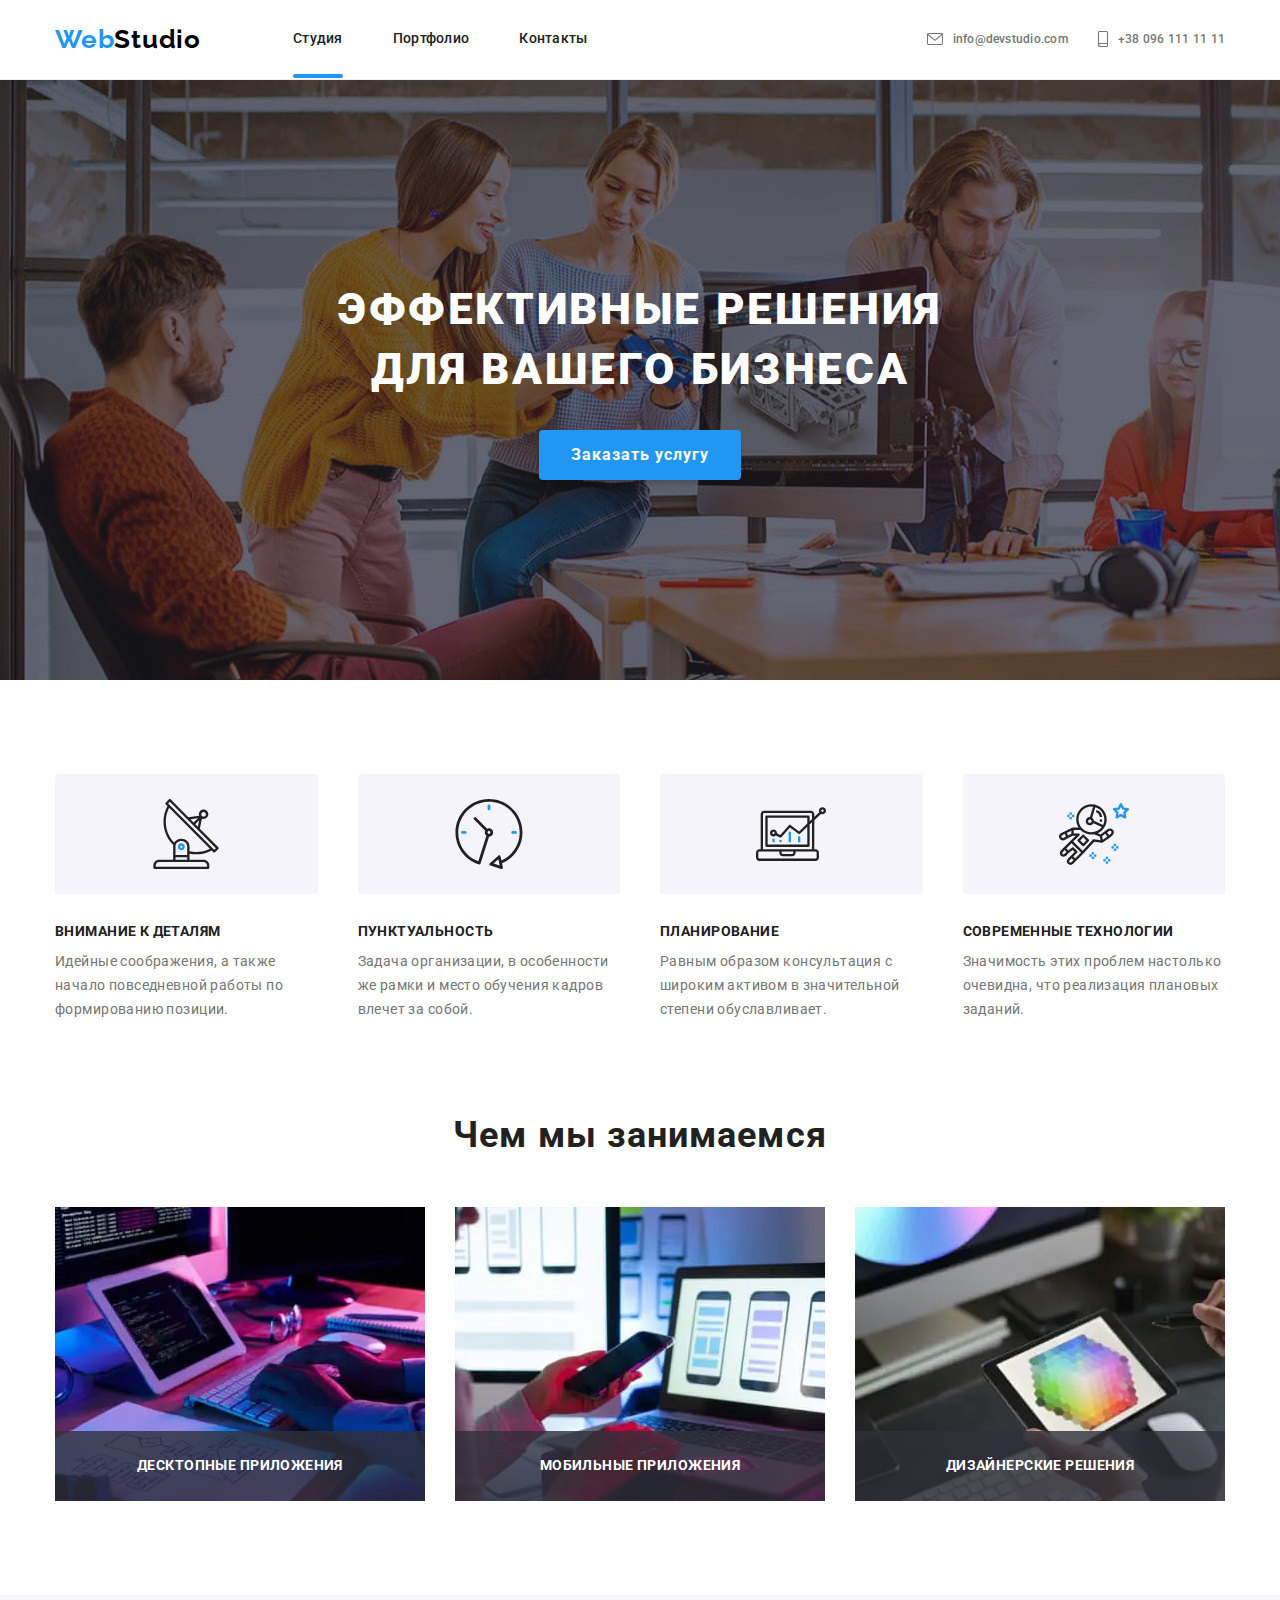
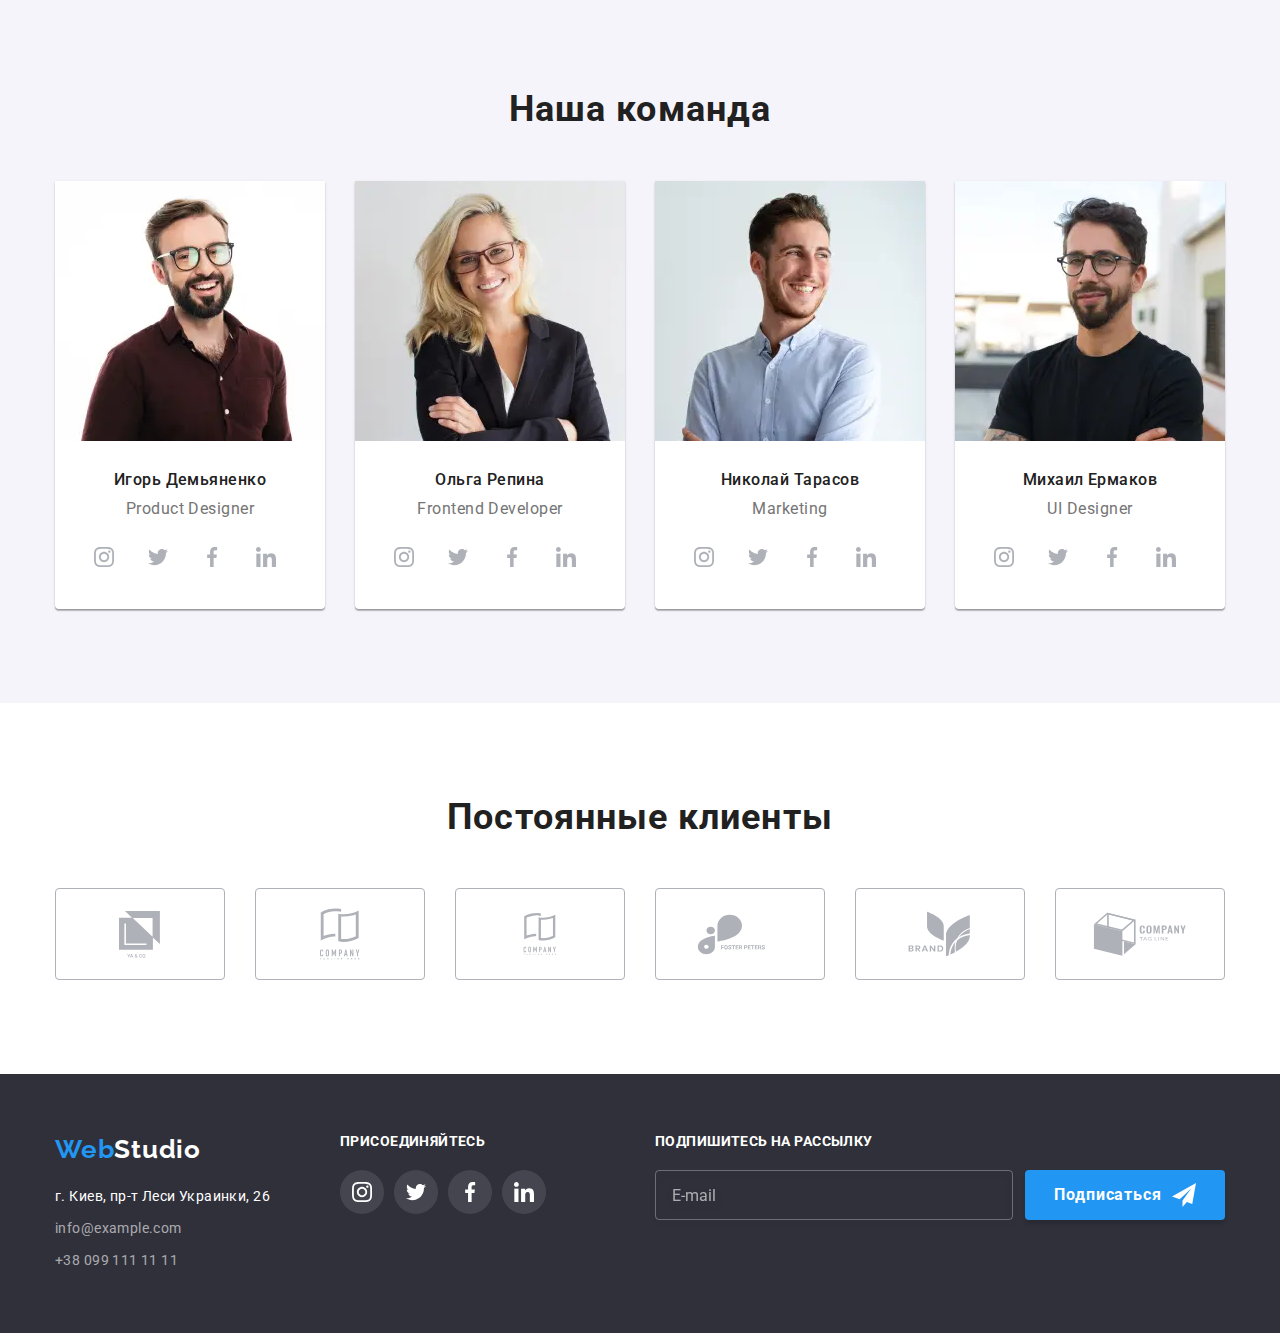
<file: index.html>
<!DOCTYPE html>
<html lang="ru">
  <head>
    <link
      rel="stylesheet"
      href="https://cdnjs.cloudflare.com/ajax/libs/modern-normalize/1.0.0/modern-normalize.min.css"
    />
    <meta charset="UTF-8" />
    <meta http-equiv="X-UA-Compatible" content="IE=edge" />
    <meta name="viewport" content="width=device-width, initial-scale=1.0" />
    <title>WebStudio</title>

    <link rel="preconnect" href="https://fonts.gstatic.com" />
    <link
      href="https://fonts.googleapis.com/css2?family=Raleway:wght@700&family=Roboto:wght@400;500;700;900&display=swap"
      rel="stylesheet"
    />
    <link rel="stylesheet" href="./css/main.min.css" />
    
  </head>

  <body>
    <!--header-->
    <header class="header">
      <div class="header-container container">
        <nav class="main-navigation">
          <a class="logo logo__header link" href="./"
            ><span class="logo_color-one">Web</span
            ><span class="logo_color-two">Studio</span></a
          >

          <ul class="menu list">
            <li class="menu__item">
              <a class="menu__link link current" href="./">Студия</a>
            </li>
            <li class="menu__item">
              <a class="menu__link link" href="./portfolio.html">Портфолио</a>
            </li>
            <li class="menu__item">
              <a class="menu__link link" href="">Контакты</a>
            </li>
          </ul>
        </nav>
        <button class="burger-button" type="button" data-menu-open>
          <svg class="burger-button__icon" width="24px" height="16px">
            <use href="./images/icons.svg#burger-menu"></use>
          </svg>
        </button>
        <ul class="header-contact list">
          <li class="header-contact__item">
            <a
              class="header-contact__link link"
              href="mailto:info@devstudio.com"
            >
              <svg class="header-contact__mail-icon">
                <use href="./images/icons.svg#mail"></use>
              </svg>
              info@devstudio.com</a
            >
          </li>
          <li class="header-contact__item">
            <a class="header-contact__link link" href="tel:+380961111111">
              <svg class="header-contact__phone-icon">
                <use href="./images/icons.svg#smartphone"></use>
              </svg>
              +38 096 111 11 11</a
            >
          </li>
        </ul>
      </div>
      <div class="mobile-menu" data-menu>
        <div class="mobile-menu__container container">
          <button class="mobile-menu__close-button" type="button" data-menu-close>
            <svg class="mobile-menu__close-icon" width="18px" height="18px">
              <use href="./images/icons.svg#close-button"></use>
            </svg>
          </button>
          <nav class="mobile-menu__navigation">
            <ul class="mobile-menu__list list">
              <li class="mobile-menu__item">
                <a class="mobile-menu__link link" href="./">Студия</a>
              </li>
              <li class="mobile-menu__item">
                <a class="mobile-menu__link link" href="./portfolio.html">Портфолио</a>
              </li>
              <li class="mobile-menu__item">
                <a class="mobile-menu__link link" href="">Контакты</a>
              </li>
            </ul>
          </nav>

          <div class="mobile-menu__contact">
            <ul class="mobile-menu__contact-list list">
              <li class="mobile-menu__contact-item">
                <a class="mobile-menu__phone-link link" href="tel:+380961111111">
                  +38 096 111 11 11</a>
              </li>
              <li class="mobile-menu__contact-item">
                <a
                  class="mobile-menu__email-link link"
                  href="mailto:info@devstudio.com"
                >info@devstudio.com</a>
              </li>
            </ul>
  
            <div class="mobile-menu__social">
              <ul class="mobile-menu__social-list list">
                <li class="mobile-menu__social-item">
                  <a class="mobile-menu__social-link link" href="">Instagram</a></li>
                <li class="mobile-menu__social-item">
                  <a class="mobile-menu__social-link link" href="">Twitter</a></li>
                <li class="mobile-menu__social-item">
                  <a class="mobile-menu__social-link link" href="">Facebook</a>
                </li>
                <li class="mobile-menu__social-item">
                  <a class="mobile-menu__social-link link" href="">LinkedIn</a>
                </li>
              </ul>
            </div>
          </div>
        </div>
      </div>
    </header>

    <main>
      <!--hero-->
      <section class="hero">
        <div class="container">
          <h1 class="hero__title">Эффективные решения для вашего бизнеса</h1>
          <button class="modal-button" type="button" data-modal-open>
            Заказать услугу
          </button>
        </div>
      </section>

      <!--feautures-->
      <section class="features">
        <div class="container">
          <h2 class="visually-hidden">Особенности</h2>
          <ul class="features__list list">
            <li class="features__item">
              <div class="features__icon-container">
                <svg class="features__icon" width="70" height="70">
                  <use href="./images/icons.svg#antenna"></use>
                </svg>
              </div>
              <h3 class="features__title">Внимание к деталям</h3>
              <p class="features__description">
                Идейные соображения, а также начало повседневной работы по
                формированию позиции.
              </p>
            </li>
            <li class="features__item">
              <div class="features__icon-container">
                <svg class="features__icon" width="70" height="70">
                  <use href="./images/icons.svg#clock"></use>
                </svg>
              </div>
              <h3 class="features__title">Пунктуальность</h3>
              <p class="features__description">
                Задача организации, в особенности же рамки и место обучения
                кадров влечет за собой.
              </p>
            </li>
            <li class="features__item">
              <div class="features__icon-container">
                <svg class="features__icon" width="70" height="70">
                  <use href="./images/icons.svg#diagram"></use>
                </svg>
              </div>
              <h3 class="features__title">Планирование</h3>
              <p class="features__description">
                Равным образом консультация с широким активом в значительной
                степени обуславливает.
              </p>
            </li>
            <li class="features__item">
              <div class="features__icon-container">
                <svg class="features__icon" width="70" height="70">
                  <use href="./images/icons.svg#astronaut"></use>
                </svg>
              </div>
              <h3 class="features__title">Современные технологии</h3>
              <p class="features__description">
                Значимость этих проблем настолько очевидна, что реализация
                плановых заданий.
              </p>
            </li>
          </ul>
        </div>
      </section>

      <!--services-->
      <section class="services">
        <div class="container">
          <h2 class="secttion-title">Чем мы занимаемся</h2>
          <ul class="services__list list">
            <li class="services__item">
              <picture>
                <source srcset="./images/desktop/services/services-1.webp 1x, ./images/desktop/services/services-1@2x.webp 2x" type="image/webp">
                <source srcset="./images/desktop/services/services-1.jpg 1x, ./images/desktop/services/services-1@2x.jpg 2x">
                <img
                src="./images/desktop/services/services-1.jpg"
                alt="Программист набирает код"
              />
              </picture>
              <p class="services__text-overlay">Десктопные приложения</p>
            </li>
            <li class="services__item">
              <picture>
                <source srcset="./images/desktop/services/services-2.webp 1x, ./images/desktop/services/services-2@2x.webp 2x" type="image/webp">
                <source srcset="./images/desktop/services/services-2.jpg 1x, ./images/desktop/services/services-2@2x.jpg 2x">
                <img
                src="./images/desktop/services/services-2.jpg"
                alt="Дизанер создает прототип сайта"
              />
              </picture>
              <p class="services__text-overlay">Мобильные приложения</p>
            </li>
            <li class="services__item">
              <picture>
                <source srcset="./images/desktop/services/services-3.webp 1x, ./images/desktop/services/services-3@2x.webp 2x" type="image/webp">
                <source srcset="./images/desktop/services/services-3.jpg 1x, ./images/desktop/services/services-3@2x.jpg 2x">
                <img
                src="./images/desktop/services/services-3.jpg"
                alt="Дизайнер выбирает цветовую схему для саййта"
              />
              </picture>
              <p class="services__text-overlay">Дизайнерские решения</p>
            </li>
          </ul>
        </div>
      </section>

      <!--team-->
      <section class="team">
        <div class="container">
          <h2 class="secttion-title">Наша команда</h2>
          <ul class="team__list list">
            <li class="team__item">
              <picture>
                <source media="(min-width: 1200px)" srcset="./images/desktop/team/team-1-desktop.webp 1x, ./images/desktop/team/team-1-desktop@2x.webp 2x" type="image/webp">
                <source media="(min-width: 1200px)" srcset="./images/desktop/team/team-1-desktop.jpg 1x, ./images/desktop/team/team-1-desktop@2x.jpg 2x">
                <source media="(min-width: 768px)" srcset="./images/tablet/team/team-1-tablet.webp 1x, ./images/tablet/team/team-1-tablet@2x.webp 2x" type="image/webp">
                <source media="(min-width: 768px)" srcset="./images/tablet/team/team-1-tablet.jpg 1x, ./images/tablet/team/team-1-tablet@2x.jpg 2x">
                <source media="(min-width: 280px)" srcset="./images/mobile/team/team-1-mobile.webp 1x, ./images/mobile/team/team-1-mobile@2x.webp 2x" type="image/webp">
                <source media="(min-width: 280px)" srcset="./images/mobile/team/team-1-mobile.jpg 1x, ./images/mobile/team/team-1-mobile@2x.jpg 2x">
                <img class="team__photo"
                src="./images/mobile/team/team-1-mobile.jpg"
                alt="Фотография Игоря Демьяненко"
              />
              </picture>
              <div class="team__member-frame">
                <h3 class="team__member-name">Игорь Демьяненко</h3>
                <p class="team__member-position" lang="en">Product Designer</p>
                <ul class="social-links-list social-links-list_team list">
                  <li class="social-links-list__item">
                    <a
                      class="
                        social-links-list__link social-links-list__link_team
                        link
                      "
                      href=""
                    >
                      <svg class="team-social-icon" width="20" height="20">
                        <use href="./images/icons.svg#instagram"></use>
                      </svg>
                    </a>
                  </li>
                  <li class="social-links-list__item">
                    <a
                      class="
                        social-links-list__link social-links-list__link_team
                        link
                      "
                      href=""
                    >
                      <svg class="team-social-icon" width="20" height="20">
                        <use href="./images/icons.svg#twitter"></use>
                      </svg>
                    </a>
                  </li>
                  <li class="social-links-list__item">
                    <a
                      class="
                        social-links-list__link social-links-list__link_team
                        link
                      "
                      href=""
                    >
                      <svg class="team-social-icon" width="20" height="20">
                        <use href="./images/icons.svg#facebook"></use>
                      </svg>
                    </a>
                  </li>
                  <li class="social-links-list__item">
                    <a
                      class="
                        social-links-list__link social-links-list__link_team
                        link
                      "
                      href=""
                    >
                      <svg class="team-social-icon" width="20" height="20">
                        <use href="./images/icons.svg#linkedin"></use>
                      </svg>
                    </a>
                  </li>
                </ul>
              </div>

            </li>
            <li class="team__item">
              <picture>
                <source media="(min-width: 1200px)" srcset="./images/desktop/team/team-2-desktop.webp 1x, ./images/desktop/team/team-2-desktop@2x.webp 2x" type="image/webp">
                <source media="(min-width: 1200px)" srcset="./images/desktop/team/team-2-desktop.jpg 1x, ./images/desktop/team/team-2-desktop@2x.jpg 2x">
                <source media="(min-width: 768px)" srcset="./images/tablet/team/team-2-tablet.webp 1x, ./images/tablet/team/team-2-tablet@2x.webp 2x" type="image/webp">
                <source media="(min-width: 768px)" srcset="./images/tablet/team/team-2-tablet.jpg 1x, ./images/tablet/team/team-2-tablet@2x.jpg 2x">
                <source media="(min-width: 280px)" srcset="./images/mobile/team/team-2-mobile.webp 1x, ./images/mobile/team/team-2-mobile@2x.webp 2x" type="image/webp">
                <source media="(min-width: 280px)" srcset="./images/mobile/team/team-2-mobile.jpg 1x, ./images/mobile/team/team-2-mobile@2x.jpg 2x">
                <img class="team__photo"
                src="./images/mobile/team/team-2-mobile.jpg"
                alt="Фотография Ольги Репиной"
              />
              </picture>
              <div class="team__member-frame">
                <h3 class="team__member-name">Ольга Репина</h3>
                <p class="team__member-position" lang="en">
                  Frontend Developer
                </p>
                <ul class="social-links-list social-links-list_team list">
                  <li class="social-links-list__item">
                    <a
                      class="
                        social-links-list__link social-links-list__link_team
                        link
                      "
                      href=""
                    >
                      <svg class="team-social-icon" width="20" height="20">
                        <use href="./images/icons.svg#instagram"></use>
                      </svg>
                    </a>
                  </li>
                  <li class="social-links-list__item">
                    <a
                      class="
                        social-links-list__link social-links-list__link_team
                        link
                      "
                      href=""
                    >
                      <svg class="team-social-icon" width="20" height="20">
                        <use href="./images/icons.svg#twitter"></use>
                      </svg>
                    </a>
                  </li>
                  <li class="social-links-list__item">
                    <a
                      class="
                        social-links-list__link social-links-list__link_team
                        link
                      "
                      href=""
                    >
                      <svg class="team-social-icon" width="20" height="20">
                        <use href="./images/icons.svg#facebook"></use>
                      </svg>
                    </a>
                  </li>
                  <li class="social-links-list__item">
                    <a
                      class="
                        social-links-list__link social-links-list__link_team
                        link
                      "
                      href=""
                    >
                      <svg class="team-social-icon" width="20" height="20">
                        <use href="./images/icons.svg#linkedin"></use>
                      </svg>
                    </a>
                  </li>
                </ul>
              </div>
            </li>
            <li class="team__item">
              <picture>
                <source media="(min-width: 1200px)" srcset="./images/desktop/team/team-3-desktop.webp 1x, ./images/desktop/team/team-3-desktop@2x.webp 2x" type="image/webp">
                <source media="(min-width: 1200px)" srcset="./images/desktop/team/team-3-desktop.jpg 1x, ./images/desktop/team/team-3-desktop@2x.jpg 2x">
                <source media="(min-width: 768px)" srcset="./images/tablet/team/team-3-tablet.webp 1x, ./images/tablet/team/team-3-tablet@2x.webp 2x" type="image/webp">
                <source media="(min-width: 768px)" srcset="./images/tablet/team/team-3-tablet.jpg 1x, ./images/tablet/team/team-3-tablet@2x.jpg 2x">
                <source media="(min-width: 280px)" srcset="./images/mobile/team/team-3-mobile.webp 1x, ./images/mobile/team/team-3-mobile@2x.webp 2x" type="image/webp">
                <source media="(min-width: 280px)" srcset="./images/mobile/team/team-3-mobile.jpg 1x, ./images/mobile/team/team-3-mobile@2x.jpg 2x">
                <img class="team__photo"
                src="./images/mobile/team/team-3-mobile.jpg"
                alt="Фотография Николая Тарасова"
              />
              </picture>
              <div class="team__member-frame">
                <h3 class="team__member-name">Николай Тарасов</h3>
                <p class="team__member-position" lang="en">Marketing</p>
                <ul class="social-links-list social-links-list_team list">
                  <li class="social-links-list__item">
                    <a
                      class="
                        social-links-list__link social-links-list__link_team
                        link
                      "
                      href=""
                    >
                      <svg class="team-social-icon" width="20" height="20">
                        <use href="./images/icons.svg#instagram"></use>
                      </svg>
                    </a>
                  </li>
                  <li class="social-links-list__item">
                    <a
                      class="
                        social-links-list__link social-links-list__link_team
                        link
                      "
                      href=""
                    >
                      <svg class="team-social-icon" width="20" height="20">
                        <use href="./images/icons.svg#twitter"></use>
                      </svg>
                    </a>
                  </li>
                  <li class="social-links-list__item">
                    <a
                      class="
                        social-links-list__link social-links-list__link_team
                        link
                      "
                      href=""
                    >
                      <svg class="team-social-icon" width="20" height="20">
                        <use href="./images/icons.svg#facebook"></use>
                      </svg>
                    </a>
                  </li>
                  <li class="social-links-list__item">
                    <a
                      class="
                        social-links-list__link social-links-list__link_team
                        link
                      "
                      href=""
                    >
                      <svg class="team-social-icon" width="20" height="20">
                        <use href="./images/icons.svg#linkedin"></use>
                      </svg>
                    </a>
                  </li>
                </ul>
              </div>
            </li>
            <li class="team__item">
              <picture>
                <source media="(min-width: 1200px)" srcset="./images/desktop/team/team-4-desktop.webp 1x, ./images/desktop/team/team-4-desktop@2x.webp 2x" type="image/webp">
                <source media="(min-width: 1200px)" srcset="./images/desktop/team/team-4-desktop.jpg 1x, ./images/desktop/team/team-4-desktop@2x.jpg 2x">
                <source media="(min-width: 768px)" srcset="./images/tablet/team/team-4-tablet.webp 1x, ./images/tablet/team/team-4-tablet@2x.webp 2x" type="image/webp">
                <source media="(min-width: 768px)" srcset="./images/tablet/team/team-4-tablet.jpg 1x, ./images/tablet/team/team-4-tablet@2x.jpg 2x">
                <source media="(min-width: 280px)" srcset="./images/mobile/team/team-4-mobile.webp 1x, ./images/mobile/team/team-4-mobile@2x.webp 2x" type="image/webp">
                <source media="(min-width: 280px)" srcset="./images/mobile/team/team-4-mobile.jpg 1x, ./images/mobile/team/team-4-mobile@2x.jpg 2x">
                <img class="team__photo"
                src="./images/mobile/team/team-4-mobile.jpg"
                alt="Фотография Михаила Ермакова"
              />
              </picture>
              <div class="team__member-frame">
                <h3 class="team__member-name">Михаил Ермаков</h3>
                <p class="team__member-position" lang="en">UI Designer</p>
                <ul class="social-links-list social-links-list_team list">
                  <li class="social-links-list__item">
                    <a
                      class="
                        social-links-list__link social-links-list__link_team
                        link
                      "
                      href=""
                    >
                      <svg class="team-social-icon" width="20" height="20">
                        <use href="./images/icons.svg#instagram"></use>
                      </svg>
                    </a>
                  </li>
                  <li class="social-links-list__item">
                    <a
                      class="
                        social-links-list__link social-links-list__link_team
                        link
                      "
                      href=""
                    >
                      <svg class="team-social-icon" width="20" height="20">
                        <use href="./images/icons.svg#twitter"></use>
                      </svg>
                    </a>
                  </li>
                  <li class="social-links-list__item">
                    <a
                      class="
                        social-links-list__link social-links-list__link_team
                        link
                      "
                      href=""
                    >
                      <svg class="team-social-icon" width="20" height="20">
                        <use href="./images/icons.svg#facebook"></use>
                      </svg>
                    </a>
                  </li>
                  <li class="social-links-list__item">
                    <a
                      class="
                        social-links-list__link social-links-list__link_team
                        link
                      "
                      href=""
                    >
                      <svg class="team-social-icon" width="20" height="20">
                        <use href="./images/icons.svg#linkedin"></use>
                      </svg>
                    </a>
                  </li>
                </ul>
              </div>
            </li>
          </ul>
        </div>
      </section>

      <!--clients-->
      <section class="clients">
        <div class="container">
          <h2 class="secttion-title">Постоянные клиенты</h2>
          <ul class="clients__list list">
            <li class="clients__item">
              <a class="clients__link" href="">
                <svg class="client_logo" width="41" height="47">
                  <use href="./images/icons.svg#logo-1"></use>
                </svg>
              </a>
            </li>
            <li class="clients__item">
              <a class="clients__link" href="">
                <svg class="client_logo" width="40" height="52">
                  <use href="./images/icons.svg#logo-2"></use>
                </svg>
              </a>
            </li>
            <li class="clients__item">
              <a class="clients__link" href="">
                <svg class="client_logo" width="44" height="42">
                  <use href="./images/icons.svg#logo-2"></use>
                </svg>
              </a>
            </li>
            <li class="clients__item">
              <a class="clients__link" href="">
                <svg class="client_logo" width="85" height="41">
                  <use href="./images/icons.svg#logo-4"></use>
                </svg>
              </a>
            </li>
            <li class="clients__item">
              <a class="clients__link" href="">
                <svg class="client_logo" width="63" height="46">
                  <use href="./images/icons.svg#logo-5"></use>
                </svg>
              </a>
            </li>
            <li class="clients__item">
              <a class="clients__link" href="">
                <svg class="client_logo" width="94" height="44">
                  <use href="./images/icons.svg#logo-6"></use>
                </svg>
              </a>
            </li>
          </ul>
        </div>
      </section>
    </main>

    <!--Футер-->
    <footer class="footer">
      <div class="footer__container container">
        <div class="footer__tablet-container">
          <div class="footer__contact">
            <div class="logo-footer">
              <a class="logo link" href="./"
                ><span class="logo_color-one">Web</span
                ><span class="logo_color-three">Studio</span></a
              >
            </div>
  
            <address class="footer-address">
              <ul class="footer-address__list list">
                <li class="footer-address__item">
                  <a
                    class="footer-address__link footer-address__link_address link"
                    href="https://goo.gl/maps/drPXnBKoKRhrvhJq7"
                    target="_blank"
                    rel="noopener noreferrer"
                    >г. Киев, пр-т Леси Украинки, 26</a
                  >
                </li>
                <li class="footer-address__item">
                  <a
                    class="footer-address__link footer-address__link_contact link"
                    href="mailto:info@example.com"
                    >info@example.com</a
                  >
                </li>
                <li class="footer-address__item">
                  <a
                    class="footer-address__link footer-address__link_contact link"
                    href="tel:+380991111111"
                    >+38 099 111 11 11</a
                  >
                </li>
              </ul>
            </address>
          </div>
          <div class="footter-social">
            <p class="footter-social__title">присоединяйтесь</p>
            <ul class="social-links-list social-links-list_footer list">
              <li class="social-links-list__items">
                <a
                  class="social-links-list__link social-links-list__link_footer"
                  href=""
                >
                  <svg class="footer-social-icon" width="20" height="20">
                    <use href="./images/icons.svg#instagram"></use>
                  </svg>
                </a>
              </li>
              <li class="social-links-list__items">
                <a
                  class="social-links-list__link social-links-list__link_footer"
                  href=""
                >
                  <svg class="footer-social-icon" width="20" height="20">
                    <use href="./images/icons.svg#twitter"></use>
                  </svg>
                </a>
              </li>
              <li class="social-links-list__items">
                <a
                  class="social-links-list__link social-links-list__link_footer"
                  href=""
                >
                  <svg class="footer-social-icon" width="20" height="20">
                    <use href="./images/icons.svg#facebook"></use>
                  </svg>
                </a>
              </li>
              <li class="social-links-list__items">
                <a
                  class="social-links-list__link social-links-list__link_footer"
                  href=""
                >
                  <svg class="footer-social-icon" width="20" height="20">
                    <use href="./images/icons.svg#linkedin"></use>
                  </svg>
                </a>
              </li>
            </ul>
          </div>
        </div>
        <div class="footer-email-form-thumb">
          <form action="#">
            <p class="footer-email-form-title">Подпишитесь на рассылку</p>
            <div class="footer-email-form">
              <input
                type="email"
                name="email"
                class="footer-email-form__input"
                placeholder="E-mail"
                required
              />
              <button type="submit" class="footer-email-form__button">
                Подписаться
                <svg class="send-icon" width="24px" height="24px">
                  <use href="./images/icons.svg#icon-send"></use>
                </svg>
              </button>
            </div>
          </form>
        </div>
      </div>
    </footer>

    <!--modal-->
    <div class="backdrop is-hidden" data-modal>
      <div class="modal">
        <button type="button" class="modal__close-button" data-modal-close>
          <svg class="close-button-icon" width="11px" height="11px">
            <use href="./images/icons.svg#close-button"></use>
          </svg>
        </button>
        <form action="#" class="modal-form">
          <p class="modal-form__title">
            Оставьте свои данные, мы вам перезвоним
          </p>
          <label class="modal-form__field">
            Имя
            <span class="modal-form__input-wrapper">
              <input
                type="text"
                class="modal-form__input"
                name="user-name"
                minlength="2"
                pattern="[a-zA-Zа-яёА-ЯЁ]+"
                title="Имя должно содержать символы кирилицы или латиницы"
                required
              />
              <svg class="modal-form__icon" width="12px" height="12px">
                <use href="./images/icons.svg#form-user"></use>
              </svg>
            </span>
          </label>
          <label class="modal-form__field">
            Телефон
            <span class="modal-form__input-wrapper">
              <input
                type="tel"
                class="modal-form__input"
                name="user-tel"
                pattern="[0-9]{3} [0-9]{3}-[0-9]{2}-[0-9]{2}"
                title="(095) 000-00-00"
                required
              />
              <svg class="modal-form__icon" width="13px" height="13px">
                <use href="./images/icons.svg#form-phone"></use>
              </svg>
            </span>
          </label>
          <label class="modal-form__field">
            Почта
            <span class="modal-form__input-wrapper">
              <input
                type="email"
                class="modal-form__input"
                name="user-email"
                required
              />
              <svg class="modal-form__icon" width="15px" height="12px">
                <use href="./images/icons.svg#form-email"></use>
              </svg>
            </span>
          </label>
          <label class="modal-form__field">
            Комментарий
            <textarea
              name="user-message"
              class="modal-form__message"
              placeholder="Введите текст"
            ></textarea>
          </label>
          <input
            type="checkbox"
            class="modal-form__checkbox visually-hidden"
            id="accept-policy"
            required
          />
          <label for="accept-policy" class="modal-form__checkbox-label"
            >Соглашаюсь с рассылкой и принимаю&nbsp;
            <a href="" class="modal-form__checkbox-link"
              >Условия договора</a
            ></label
          >
          <button type="submit" class="modal-form__button">Отправить</button>
        </form>
      </div>
    </div>
    <!--script-->
    <script src="./js/modal.js"></script>
    <script src="./js/menu.js"></script>
  </body>
</html>
</file>
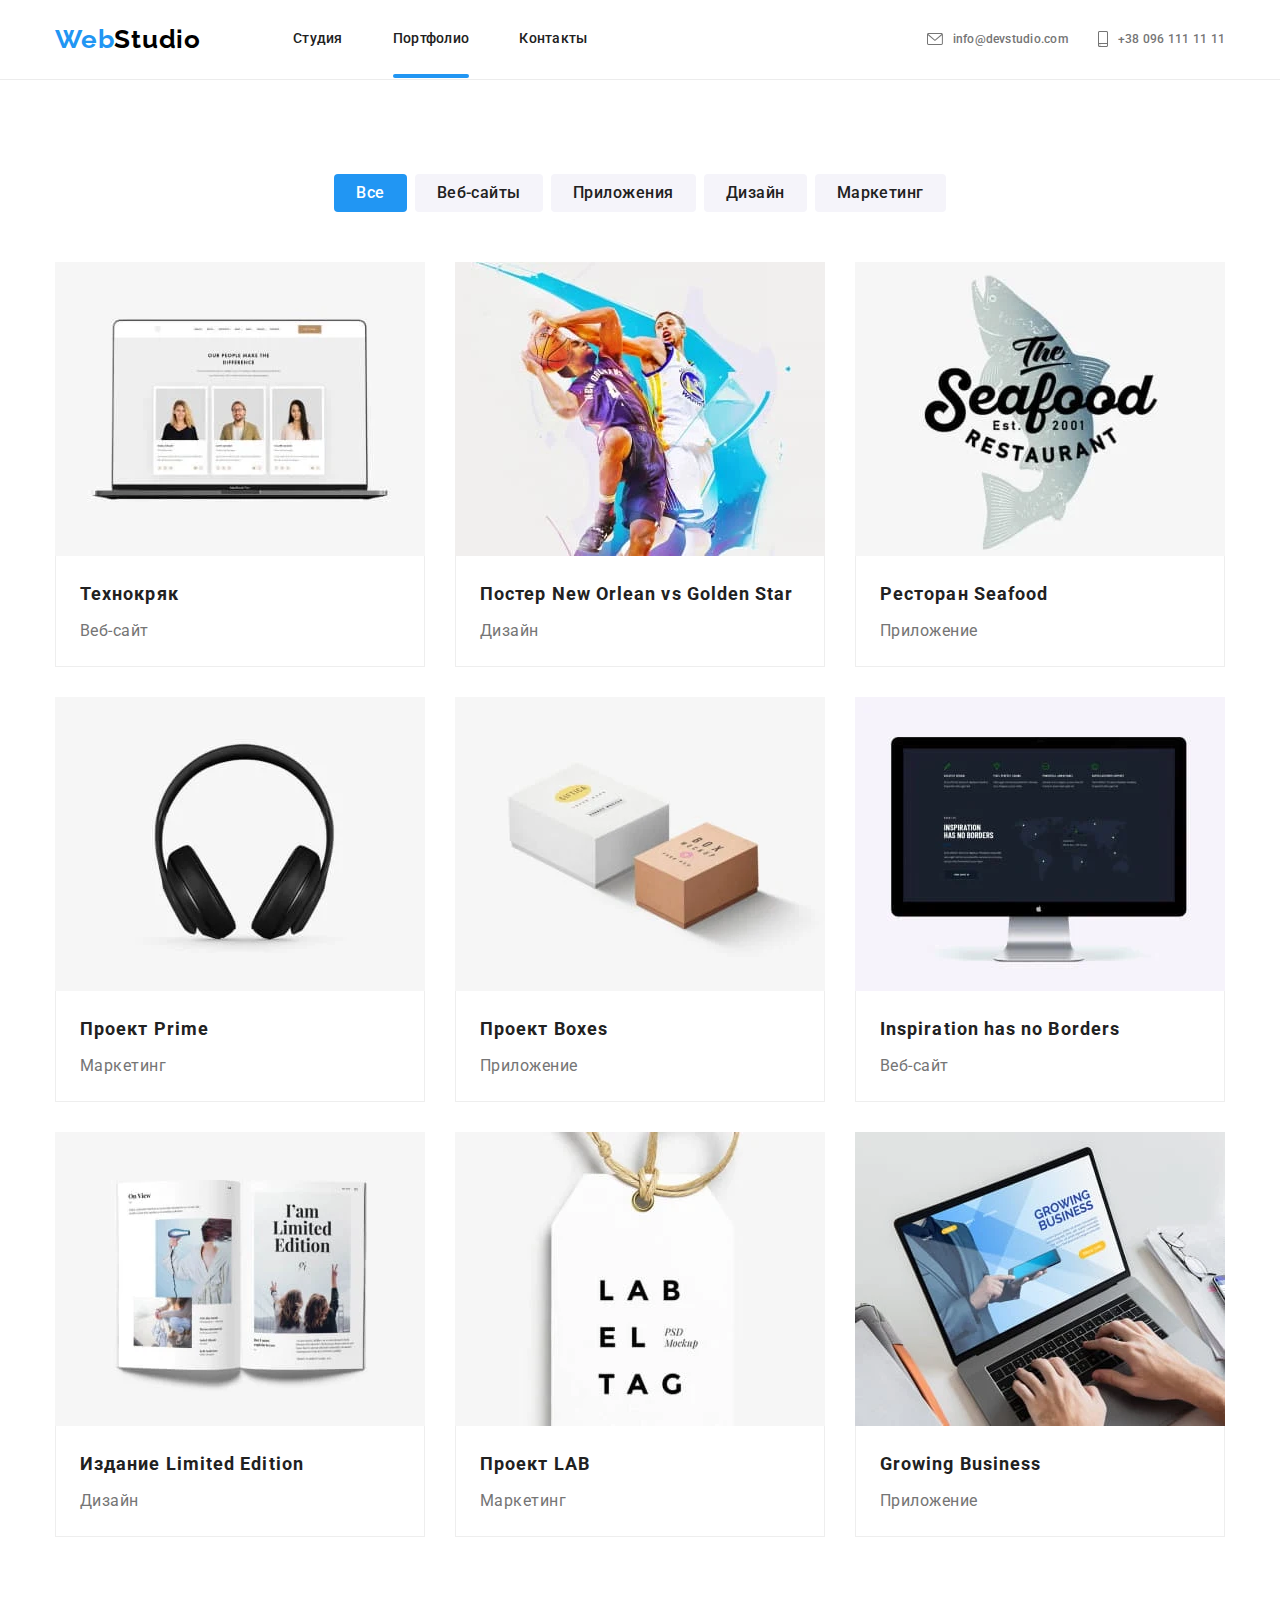
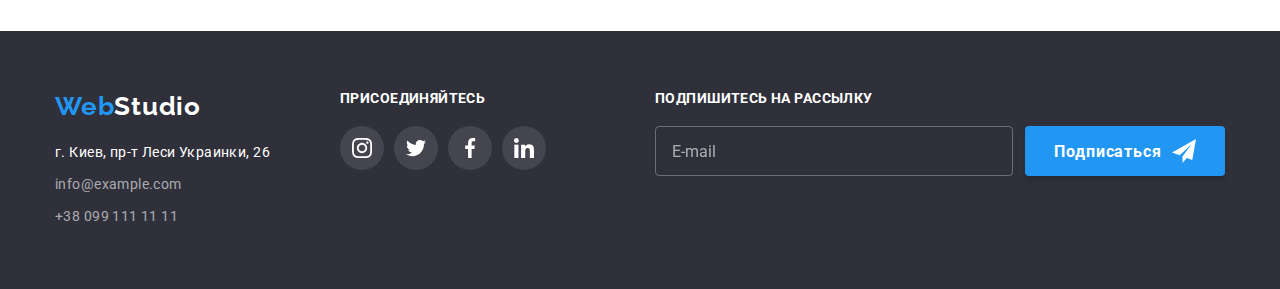
<file: portfolio.html>
<!DOCTYPE html>
<html lang="ru">
  <head>
    <link
      rel="stylesheet"
      href="https://cdnjs.cloudflare.com/ajax/libs/modern-normalize/1.0.0/modern-normalize.min.css"
    />
    <meta charset="UTF-8" />
    <meta http-equiv="X-UA-Compatible" content="IE=edge" />
    <meta name="viewport" content="width=device-width, initial-scale=1.0" />
    <title>Портфолио</title>

    <link rel="preconnect" href="https://fonts.gstatic.com" />
    <link
      href="https://fonts.googleapis.com/css2?family=Raleway:wght@700&family=Roboto:wght@400;500;700;900&display=swap"
      rel="stylesheet"
    />
    <link rel="stylesheet" href="./css/main.min.css" />
  </head>

  <body>
    <!--header-->
    <header class="header">
      <div class="header-container container">
        <nav class="main-navigation">
          <a class="logo logo__header link" href="./"
            ><span class="logo_color-one">Web</span
            ><span class="logo_color-two">Studio</span></a
          >

          <ul class="menu list">
            <li class="menu__item">
              <a class="menu__link link" href="./">Студия</a>
            </li>
            <li class="menu__item">
              <a class="menu__link link current" href="./portfolio.html">Портфолио</a>
            </li>
            <li class="menu__item">
              <a class="menu__link link" href="">Контакты</a>
            </li>
          </ul>
        </nav>
        <button class="burger-button" type="button" data-menu-open>
          <svg class="burger-button__icon" width="24px" height="16px">
            <use href="./images/icons.svg#burger-menu"></use>
          </svg>
        </button>
        <ul class="header-contact list">
          <li class="header-contact__item">
            <a
              class="header-contact__link link"
              href="mailto:info@devstudio.com"
            >
              <svg class="header-contact__mail-icon">
                <use href="./images/icons.svg#mail"></use>
              </svg>
              info@devstudio.com</a
            >
          </li>
          <li class="header-contact__item">
            <a class="header-contact__link link" href="tel:+380961111111">
              <svg class="header-contact__phone-icon">
                <use href="./images/icons.svg#smartphone"></use>
              </svg>
              +38 096 111 11 11</a
            >
          </li>
        </ul>
      </div>
      <div class="mobile-menu" data-menu>
        <div class="mobile-menu__container container">
          <button class="mobile-menu__close-button" type="button" data-menu-close>
            <svg class="mobile-menu__close-icon" width="18px" height="18px">
              <use href="./images/icons.svg#close-button"></use>
            </svg>
          </button>
          <nav class="mobile-menu__navigation">
            <ul class="mobile-menu__list list">
              <li class="mobile-menu__item">
                <a class="mobile-menu__link link" href="./">Студия</a>
              </li>
              <li class="mobile-menu__item">
                <a class="mobile-menu__link link" href="./portfolio.html">Портфолио</a>
              </li>
              <li class="mobile-menu__item">
                <a class="mobile-menu__link link" href="">Контакты</a>
              </li>
            </ul>
          </nav>

          <div class="mobile-menu__contact">
            <ul class="mobile-menu__contact-list list">
              <li class="mobile-menu__contact-item">
                <a class="mobile-menu__phone-link link" href="tel:+380961111111">
                  +38 096 111 11 11</a>
              </li>
              <li class="mobile-menu__contact-item">
                <a
                  class="mobile-menu__email-link link"
                  href="mailto:info@devstudio.com"
                >info@devstudio.com</a>
              </li>
            </ul>
  
            <div class="mobile-menu__social">
              <ul class="mobile-menu__social-list list">
                <li class="mobile-menu__social-item">
                  <a class="mobile-menu__social-link link" href="">Instagram</a></li>
                <li class="mobile-menu__social-item">
                  <a class="mobile-menu__social-link link" href="">Twitter</a></li>
                <li class="mobile-menu__social-item">
                  <a class="mobile-menu__social-link link" href="">Facebook</a>
                </li>
                <li class="mobile-menu__social-item">
                  <a class="mobile-menu__social-link link" href="">LinkedIn</a>
                </li>
              </ul>
            </div>
          </div>
        </div>
      </div>
    </header>

    <main>
      <section class="portfolio">
        <div class="portfolio-container container">
          <h1 hidden>Портфолио</h1>

          <!--фильтр по работам-->
          <ul class="filter-list list">
            <li class="filter-item">
              <button class="filter-button filter-button-current" type="button">Все</button>
            </li>
            <li class="filter-item">
              <button class="filter-button" type="button">Веб-сайты</button>
            </li>
            <li class="filter-item">
              <button class="filter-button" type="button">Приложения</button>
            </li>
            <li class="filter-item">
              <button class="filter-button" type="button">Дизайн</button>
            </li>
            <li class="filter-item">
              <button class="filter-button" type="button">Маркетинг</button>
            </li>
          </ul>

          <!--работы в портфолио-->
          <ul class="portfolio-list list">
            <li class="portfolio-item">
              <a href="" class="portfolio-item-link link">
                <div class="portfolio-item-img">
                  <picture>
                    <source media="(min-width: 1200px)" srcset="./images/desktop/portfolio/portfolio-1.webp 1x, ./images/desktop/portfolio/portfolio-1@2x.webp 2x" type="image/webp">
                    <source media="(min-width: 1200px)" srcset="./images/desktop/portfolio/portfolio-1.jpg 1x, ./images/desktop/portfolio/portfolio-1@2x.jpg 2x">
                    <source media="(min-width: 768px)" srcset="./images/tablet/portfolio/portfolio-1-tablet.webp 1x, ./images/tablet/portfolio/portfolio-1-tablet@2x.webp 2x" type="image/webp">
                    <source media="(min-width: 768px)" srcset="./images/tablet/portfolio/portfolio-1-tablet.jpg 1x, ./images/tablet/portfolio/portfolio-1-tablet@2x.jpg 2x">
                    <source media="(min-width: 280px)" srcset="./images/mobile/portfolio/portfolio-1-mobile.webp 1x, ./images/mobile/portfolio/portfolio-1-mobile@2x.webp 2x" type="image/webp">
                    <source media="(min-width: 280px)" srcset="./images/mobile/portfolio/portfolio-1-mobile.jpg 1x, ./images/mobile/portfolio/portfolio-1-mobile@2x.jpg 2x">
                    <img class="portfolio-image"
                    src="./images/mobile/portfolio/portfolio-1-mobile.jpg"
                    alt="Веб-сайт Технокряк"
                  />
                  </picture>
                  <p class="portfolio-item-overlay">
                    Технокряк это современная площадка распространения
                    коронавируса. Компании используют эту платформу для
                    цифрового шпионажа и атак на защищённые сервера конкурентов.
                  </p>
                </div>
                <div class="portfolio-item-frame">
                  <h3 class="portfolio-item-name">Технокряк</h3>
                  <p class="portfolio-item-description">Веб-сайт</p>
                </div>
              </a>
            </li>
            <li class="portfolio-item">
              <a href="" class="portfolio-item-link link">
                <div class="portfolio-item-img">
                  <picture>
                    <source media="(min-width: 1200px)" srcset="./images/desktop/portfolio/portfolio-2.webp 1x, ./images/desktop/portfolio/portfolio-2@2x.webp 2x" type="image/webp">
                    <source media="(min-width: 1200px)" srcset="./images/desktop/portfolio/portfolio-2.jpg 1x, ./images/desktop/portfolio/portfolio-2@2x.jpg 2x">
                    <source media="(min-width: 768px)" srcset="./images/tablet/portfolio/portfolio-2-tablet.webp 1x, ./images/tablet/portfolio/portfolio-2-tablet@2x.webp 2x" type="image/webp">
                    <source media="(min-width: 768px)" srcset="./images/tablet/portfolio/portfolio-2-tablet.jpg 1x, ./images/tablet/portfolio/portfolio-2-tablet@2x.jpg 2x">
                    <source media="(min-width: 280px)" srcset="./images/mobile/portfolio/portfolio-2-mobile.webp 1x, ./images/mobile/portfolio/portfolio-2-mobile@2x.webp 2x" type="image/webp">
                    <source media="(min-width: 280px)" srcset="./images/mobile/portfolio/portfolio-2-mobile.jpg 1x, ./images/mobile/portfolio/portfolio-2-mobile@2x.jpg 2x">
                    <img class="portfolio-image"
                    src="./images/mobile/portfolio/portfolio-2-mobile.jpg"
                    alt="Дизайн Постера New Orlean vs Golden Star"
                  />
                  </picture>
                  <p class="portfolio-item-overlay">
                    Технокряк это современная площадка распространения
                    коронавируса. Компании используют эту платформу для
                    цифрового шпионажа и атак на защищённые сервера конкурентов.
                  </p>
                </div>
                <div class="portfolio-item-frame">
                  <h3 class="portfolio-item-name">
                    Постер New Orlean vs Golden Star
                  </h3>
                  <p class="portfolio-item-description">Дизайн</p>
                </div>
              </a>
            </li>
            <li class="portfolio-item">
              <a href="" class="portfolio-item-link link">
                <div class="portfolio-item-img">
                  <picture>
                    <source media="(min-width: 1200px)" srcset="./images/desktop/portfolio/portfolio-3.webp 1x, ./images/desktop/portfolio/portfolio-3@2x.webp 2x" type="image/webp">
                    <source media="(min-width: 1200px)" srcset="./images/desktop/portfolio/portfolio-3.jpg 1x, ./images/desktop/portfolio/portfolio-3@2x.jpg 2x">
                    <source media="(min-width: 768px)" srcset="./images/tablet/portfolio/portfolio-3-tablet.webp 1x, ./images/tablet/portfolio/portfolio-3-tablet@2x.webp 2x" type="image/webp">
                    <source media="(min-width: 768px)" srcset="./images/tablet/portfolio/portfolio-3-tablet.jpg 1x, ./images/tablet/portfolio/portfolio-3-tablet@2x.jpg 2x">
                    <source media="(min-width: 280px)" srcset="./images/mobile/portfolio/portfolio-3-mobile.webp 1x, ./images/mobile/portfolio/portfolio-3-mobile@2x.webp 2x" type="image/webp">
                    <source media="(min-width: 280px)" srcset="./images/mobile/portfolio/portfolio-3-mobile.jpg 1x, ./images/mobile/portfolio/portfolio-3-mobile@2x.jpg 2x">
                    <img class="portfolio-image"
                    src="./images/mobile/portfolio/portfolio-3-mobile.jpg"
                    alt="Приложение для ресторан Seafood"
                  />
                  </picture>
                  <p class="portfolio-item-overlay">
                    Технокряк это современная площадка распространения
                    коронавируса. Компании используют эту платформу для
                    цифрового шпионажа и атак на защищённые сервера конкурентов.
                  </p>
                </div>

                <div class="portfolio-item-frame">
                  <h3 class="portfolio-item-name">Ресторан Seafood</h3>
                  <p class="portfolio-item-description">Приложение</p>
                </div>
              </a>
            </li>
            <li class="portfolio-item">
              <a href="" class="portfolio-item-link link">
                <div class="portfolio-item-img">
                  <picture>
                    <source media="(min-width: 1200px)" srcset="./images/desktop/portfolio/portfolio-4.webp 1x, ./images/desktop/portfolio/portfolio-4@2x.webp 2x" type="image/webp">
                    <source media="(min-width: 1200px)" srcset="./images/desktop/portfolio/portfolio-4.jpg 1x, ./images/desktop/portfolio/portfolio-4@2x.jpg 2x">
                    <source media="(min-width: 768px)" srcset="./images/tablet/portfolio/portfolio-4-tablet.webp 1x, ./images/tablet/portfolio/portfolio-4-tablet@2x.webp 2x" type="image/webp">
                    <source media="(min-width: 768px)" srcset="./images/tablet/portfolio/portfolio-4-tablet.jpg 1x, ./images/tablet/portfolio/portfolio-4-tablet@2x.jpg 2x">
                    <source media="(min-width: 280px)" srcset="./images/mobile/portfolio/portfolio-4-mobile.webp 1x, ./images/mobile/portfolio/portfolio-4-mobile@2x.webp 2x" type="image/webp">
                    <source media="(min-width: 280px)" srcset="./images/mobile/portfolio/portfolio-4-mobile.jpg 1x, ./images/mobile/portfolio/portfolio-4-mobile@2x.jpg 2x">
                    <img class="portfolio-image"
                    src="./images/mobile/portfolio/portfolio-4-mobile.jpg"
                    alt="Маркетинг для проекта Prime"
                  />
                  </picture>
                  <p class="portfolio-item-overlay">
                    Технокряк это современная площадка распространения
                    коронавируса. Компании используют эту платформу для
                    цифрового шпионажа и атак на защищённые сервера конкурентов.
                  </p>
                </div>

                <div class="portfolio-item-frame">
                  <h3 class="portfolio-item-name">Проект Prime</h3>
                  <p class="portfolio-item-description">Маркетинг</p>
                </div>
              </a>
            </li>
            <li class="portfolio-item">
              <a href="" class="portfolio-item-link link">
                <div class="portfolio-item-img">
                  <picture>
                    <source media="(min-width: 1200px)" srcset="./images/desktop/portfolio/portfolio-5.webp 1x, ./images/desktop/portfolio/portfolio-5@2x.webp 2x" type="image/webp">
                    <source media="(min-width: 1200px)" srcset="./images/desktop/portfolio/portfolio-5.jpg 1x, ./images/desktop/portfolio/portfolio-5@2x.jpg 2x">
                    <source media="(min-width: 768px)" srcset="./images/tablet/portfolio/portfolio-5-tablet.webp 1x, ./images/tablet/portfolio/portfolio-5-tablet@2x.webp 2x" type="image/webp">
                    <source media="(min-width: 768px)" srcset="./images/tablet/portfolio/portfolio-5-tablet.jpg 1x, ./images/tablet/portfolio/portfolio-5-tablet@2x.jpg 2x">
                    <source media="(min-width: 280px)" srcset="./images/mobile/portfolio/portfolio-5-mobile.webp 1x, ./images/mobile/portfolio/portfolio-5-mobile@2x.webp 2x" type="image/webp">
                    <source media="(min-width: 280px)" srcset="./images/mobile/portfolio/portfolio-5-mobile.jpg 1x, ./images/mobile/portfolio/portfolio-5-mobile@2x.jpg 2x">
                    <img class="portfolio-image"
                    src="./images/mobile/portfolio/portfolio-5-mobile.jpg"
                    alt="Приложение для проекта Boxes"
                  />
                  </picture>
                  <p class="portfolio-item-overlay">
                    Технокряк это современная площадка распространения
                    коронавируса. Компании используют эту платформу для
                    цифрового шпионажа и атак на защищённые сервера конкурентов.
                  </p>
                </div>

                <div class="portfolio-item-frame">
                  <h3 class="portfolio-item-name">Проект Boxes</h3>
                  <p class="portfolio-item-description">Приложение</p>
                </div>
              </a>
            </li>
            <li class="portfolio-item">
              <a href="" class="portfolio-item-link link">
                <div class="portfolio-item-img">
                  <picture>
                    <source media="(min-width: 1200px)" srcset="./images/desktop/portfolio/portfolio-6.webp 1x, ./images/desktop/portfolio/portfolio-6@2x.webp 2x" type="image/webp">
                    <source media="(min-width: 1200px)" srcset="./images/desktop/portfolio/portfolio-6.jpg 1x, ./images/desktop/portfolio/portfolio-6@2x.jpg 2x">
                    <source media="(min-width: 768px)" srcset="./images/tablet/portfolio/portfolio-6-tablet.webp 1x, ./images/tablet/portfolio/portfolio-6-tablet@2x.webp 2x" type="image/webp">
                    <source media="(min-width: 768px)" srcset="./images/tablet/portfolio/portfolio-6-tablet.jpg 1x, ./images/tablet/portfolio/portfolio-6-tablet@2x.jpg 2x">
                    <source media="(min-width: 280px)" srcset="./images/mobile/portfolio/portfolio-6-mobile.webp 1x, ./images/mobile/portfolio/portfolio-6-mobile@2x.webp 2x" type="image/webp">
                    <source media="(min-width: 280px)" srcset="./images/mobile/portfolio/portfolio-6-mobile.jpg 1x, ./images/mobile/portfolio/portfolio-6-mobile@2x.jpg 2x">
                    <img class="portfolio-image"
                    src="./images/mobile/portfolio/portfolio-6-mobile.jpg"
                    alt="Веб-сайт для Inspiration has no Borders"
                  />
                  </picture>
                  <p class="portfolio-item-overlay">
                    Технокряк это современная площадка распространения
                    коронавируса. Компании используют эту платформу для
                    цифрового шпионажа и атак на защищённые сервера конкурентов.
                  </p>
                </div>

                <div class="portfolio-item-frame">
                  <h3 class="portfolio-item-name">
                    Inspiration has no Borders
                  </h3>
                  <p class="portfolio-item-description">Веб-сайт</p>
                </div>
              </a>
            </li>
            <li class="portfolio-item">
              <a href="" class="portfolio-item-link link">
                <div class="portfolio-item-img">
                  <picture>
                    <source media="(min-width: 1200px)" srcset="./images/desktop/portfolio/portfolio-7.webp 1x, ./images/desktop/portfolio/portfolio-7@2x.webp 2x" type="image/webp">
                    <source media="(min-width: 1200px)" srcset="./images/desktop/portfolio/portfolio-7.jpg 1x, ./images/desktop/portfolio/portfolio-7@2x.jpg 2x">
                    <source media="(min-width: 768px)" srcset="./images/tablet/portfolio/portfolio-7-tablet.webp 1x, ./images/tablet/portfolio/portfolio-7-tablet@2x.webp 2x" type="image/webp">
                    <source media="(min-width: 768px)" srcset="./images/tablet/portfolio/portfolio-7-tablet.jpg 1x, ./images/tablet/portfolio/portfolio-7-tablet@2x.jpg 2x">
                    <source media="(min-width: 280px)" srcset="./images/mobile/portfolio/portfolio-7-mobile.webp 1x, ./images/mobile/portfolio/portfolio-7-mobile@2x.webp 2x" type="image/webp">
                    <source media="(min-width: 280px)" srcset="./images/mobile/portfolio/portfolio-7-mobile.jpg 1x, ./images/mobile/portfolio/portfolio-7-mobile@2x.jpg 2x">
                    <img class="portfolio-image"
                    src="./images/mobile/portfolio/portfolio-7-mobile.jpg"
                    alt="Дизайн для издания Limited Edition"
                  />
                  </picture>
                  <p class="portfolio-item-overlay">
                    Технокряк это современная площадка распространения
                    коронавируса. Компании используют эту платформу для
                    цифрового шпионажа и атак на защищённые сервера конкурентов.
                  </p>
                </div>

                <div class="portfolio-item-frame">
                  <h3 class="portfolio-item-name">Издание Limited Edition</h3>
                  <p class="portfolio-item-description">Дизайн</p>
                </div>
              </a>
            </li>
            <li class="portfolio-item">
              <a href="" class="portfolio-item-link link">
                <div class="portfolio-item-img">
                  <picture>
                    <source media="(min-width: 1200px)" srcset="./images/desktop/portfolio/portfolio-8.webp 1x, ./images/desktop/portfolio/portfolio-8@2x.webp 2x" type="image/webp">
                    <source media="(min-width: 1200px)" srcset="./images/desktop/portfolio/portfolio-8.jpg 1x, ./images/desktop/portfolio/portfolio-8@2x.jpg 2x">
                    <source media="(min-width: 768px)" srcset="./images/tablet/portfolio/portfolio-8-tablet.webp 1x, ./images/tablet/portfolio/portfolio-8-tablet@2x.webp 2x" type="image/webp">
                    <source media="(min-width: 768px)" srcset="./images/tablet/portfolio/portfolio-8-tablet.jpg 1x, ./images/tablet/portfolio/portfolio-8-tablet@2x.jpg 2x">
                    <source media="(min-width: 280px)" srcset="./images/mobile/portfolio/portfolio-8-mobile.webp 1x, ./images/mobile/portfolio/portfolio-8-mobile@2x.webp 2x" type="image/webp">
                    <source media="(min-width: 280px)" srcset="./images/mobile/portfolio/portfolio-8-mobile.jpg 1x, ./images/mobile/portfolio/portfolio-8-mobile@2x.jpg 2x">
                    <img class="portfolio-image"
                    src="./images/mobile/portfolio/portfolio-8-mobile.jpg"
                    alt="Маркетинг для проекта LAB"
                  />
                  </picture>
                  <p class="portfolio-item-overlay">
                    Технокряк это современная площадка распространения
                    коронавируса. Компании используют эту платформу для
                    цифрового шпионажа и атак на защищённые сервера конкурентов.
                  </p>
                </div>

                <div class="portfolio-item-frame">
                  <h3 class="portfolio-item-name">Проект LAB</h3>
                  <p class="portfolio-item-description">Маркетинг</p>
                </div>
              </a>
            </li>
            <li class="portfolio-item">
              <a href="" class="portfolio-item-link link">
                <div class="portfolio-item-img">
                  <picture>
                    <source media="(min-width: 1200px)" srcset="./images/desktop/portfolio/portfolio-9.webp 1x, ./images/desktop/portfolio/portfolio-9@2x.webp 2x" type="image/webp">
                    <source media="(min-width: 1200px)" srcset="./images/desktop/portfolio/portfolio-9.jpg 1x, ./images/desktop/portfolio/portfolio-9@2x.jpg 2x">
                    <source media="(min-width: 768px)" srcset="./images/tablet/portfolio/portfolio-9-tablet.webp 1x, ./images/tablet/portfolio/portfolio-9-tablet@2x.webp 2x" type="image/webp">
                    <source media="(min-width: 768px)" srcset="./images/tablet/portfolio/portfolio-9-tablet.jpg 1x, ./images/tablet/portfolio/portfolio-9-tablet@2x.jpg 2x">
                    <source media="(min-width: 280px)" srcset="./images/mobile/portfolio/portfolio-9-mobile.webp 1x, ./images/mobile/portfolio/portfolio-9-mobile@2x.webp 2x" type="image/webp">
                    <source media="(min-width: 280px)" srcset="./images/mobile/portfolio/portfolio-9-mobile.jpg 1x, ./images/mobile/portfolio/portfolio-9-mobile@2x.jpg 2x">
                    <img class="portfolio-image"
                    src="./images/mobile/portfolio/portfolio-9-mobile.jpg"
                    alt="Приложение для Growing Business"
                  />
                  </picture>
                  <p class="portfolio-item-overlay">
                    Технокряк это современная площадка распространения
                    коронавируса. Компании используют эту платформу для
                    цифрового шпионажа и атак на защищённые сервера конкурентов.
                  </p>
                </div>

                <div class="portfolio-item-frame">
                  <h3 class="portfolio-item-name">Growing Business</h3>
                  <p class="portfolio-item-description">Приложение</p>
                </div>
              </a>
            </li>
          </ul>
        </div>
      </section>
    </main>

    <!--Футер-->
    <footer class="footer">
      <div class="footer__container container">
        <div class="footer__tablet-container">
          <div class="footer__contact">
            <div class="logo-footer">
              <a class="logo link" href="./"
                ><span class="logo_color-one">Web</span
                ><span class="logo_color-three">Studio</span></a
              >
            </div>
  
            <address class="footer-address">
              <ul class="footer-address__list list">
                <li class="footer-address__item">
                  <a
                    class="footer-address__link footer-address__link_address link"
                    href="https://goo.gl/maps/drPXnBKoKRhrvhJq7"
                    target="_blank"
                    rel="noopener noreferrer"
                    >г. Киев, пр-т Леси Украинки, 26</a
                  >
                </li>
                <li class="footer-address__item">
                  <a
                    class="footer-address__link footer-address__link_contact link"
                    href="mailto:info@example.com"
                    >info@example.com</a
                  >
                </li>
                <li class="footer-address__item">
                  <a
                    class="footer-address__link footer-address__link_contact link"
                    href="tel:+380991111111"
                    >+38 099 111 11 11</a
                  >
                </li>
              </ul>
            </address>
          </div>
          <div class="footter-social">
            <p class="footter-social__title">присоединяйтесь</p>
            <ul class="social-links-list social-links-list_footer list">
              <li class="social-links-list__items">
                <a
                  class="social-links-list__link social-links-list__link_footer"
                  href=""
                >
                  <svg class="footer-social-icon" width="20" height="20">
                    <use href="./images/icons.svg#instagram"></use>
                  </svg>
                </a>
              </li>
              <li class="social-links-list__items">
                <a
                  class="social-links-list__link social-links-list__link_footer"
                  href=""
                >
                  <svg class="footer-social-icon" width="20" height="20">
                    <use href="./images/icons.svg#twitter"></use>
                  </svg>
                </a>
              </li>
              <li class="social-links-list__items">
                <a
                  class="social-links-list__link social-links-list__link_footer"
                  href=""
                >
                  <svg class="footer-social-icon" width="20" height="20">
                    <use href="./images/icons.svg#facebook"></use>
                  </svg>
                </a>
              </li>
              <li class="social-links-list__items">
                <a
                  class="social-links-list__link social-links-list__link_footer"
                  href=""
                >
                  <svg class="footer-social-icon" width="20" height="20">
                    <use href="./images/icons.svg#linkedin"></use>
                  </svg>
                </a>
              </li>
            </ul>
          </div>
        </div>
        <div class="footer-email-form-thumb">
          <form action="#">
            <p class="footer-email-form-title">Подпишитесь на рассылку</p>
            <div class="footer-email-form">
              <input
                type="email"
                name="email"
                class="footer-email-form__input"
                placeholder="E-mail"
                required
              />
              <button type="submit" class="footer-email-form__button">
                Подписаться
                <svg class="send-icon" width="24px" height="24px">
                  <use href="./images/icons.svg#icon-send"></use>
                </svg>
              </button>
            </div>
          </form>
        </div>
      </div>
    </footer>
        <!--script-->
        <script src="./js/menu.js"></script>
  </body>
</html>
</file>
<file: css/main.min.css>
:root{--main-font: "Roboto", sans-serif;--secondary-font: "Raleway", sans-serif;--accent-color: #2196f3;--second-color: #212121;--third-color: #afb1b8}.visually-hidden{position:absolute !important;clip:rect(1px 1px 1px 1px);clip:rect(1px, 1px, 1px, 1px);padding:0 !important;border:0 !important;height:1px !important;width:1px !important;overflow:hidden}h1,h2,h3,h4,h5,h6,p{margin-top:0;margin-bottom:0}ul,ol{margin-top:0;margin-bottom:0;padding-left:0}img{display:block}body{font-family:var(--main-font)}.list{list-style:none}.link{text-decoration:none}.container{padding-left:15px;padding-right:15px;margin:0 auto}@media screen and (max-width: 479px){.container{width:auto}}@media screen and (min-width: 480px){.container{width:480px;margin:0 auto}}@media screen and (min-width: 768px){.container{width:768px}}@media screen and (min-width: 1200px){.container{width:1200px}}.logo{font-family:var(--secondary-font);font-weight:700;font-size:24px;line-height:1.16;letter-spacing:0.03em}.logo__header{margin-right:92px}.logo_color-one{color:var(--accent-color)}.logo_color-two{color:#000000}.logo_color-three{color:#ffffff}@media screen and (min-width: 1200px){.logo{font-size:26px;line-height:1.19}}.modal-button{padding:10px 32px;font-family:var(--main-font);font-weight:700;font-size:16px;line-height:1.88;align-items:center;text-align:center;letter-spacing:0.06em;color:#ffffff;background-color:var(--accent-color);box-shadow:0px 4px 4px rgba(0,0,0,0.15);border-radius:4px;border:none;cursor:pointer}.secttion-title{margin-bottom:30px;font-style:normal;font-weight:700;font-size:28px;line-height:1.17;text-align:center;letter-spacing:0.03em;color:var(--second-color)}@media screen and (min-width: 1200px){.secttion-title{margin-bottom:50px;font-size:36px;line-height:1.16}}.current{position:relative;color:var(--accent-color)}.current::after{position:absolute;bottom:-32px;content:"";display:block;width:100%;height:4px;background-color:var(--accent-color);border-radius:2px}.social-links-list{display:flex;justify-content:center}.social-links-list__link{margin-right:10px;display:flex;justify-content:center;align-items:center;width:44px;height:44px;border-radius:50%}.social-links-list__link_team{background-color:transparent;fill:var(--third-color);transition:fill 250ms cubic-bezier(0.4, 0, 0.2, 1),background-color 250ms cubic-bezier(0.4, 0, 0.2, 1)}.social-links-list__link_team:hover,.social-links-list__link_team:focus{outline:none;fill:#ffffff;background-color:var(--accent-color)}.social-links-list__link_footer{background-color:rgba(255,255,255,0.1);fill:#ffffff;transition:background-color 250ms cubic-bezier(0.4, 0, 0.2, 1)}.social-links-list__link_footer:hover,.social-links-list__link_footer:focus{outline:none;background-color:var(--accent-color)}.backdrop{position:fixed;top:0;left:0%;width:100vw;height:100vh;background-color:rgba(0,0,0,0.2);transition:opacity 250ms cubic-bezier(0.4, 0, 0.2, 1),visibility 250ms cubic-bezier(0.4, 0, 0.2, 1)}.is-hidden{opacity:0;visibility:hidden;pointer-events:none}.modal{position:absolute;top:50%;left:50%;transform:translate(-50%, -50%);width:450px;height:609px;padding:40px;background:#ffffff;box-shadow:0px 1px 3px rgba(0,0,0,0.12),0px 1px 1px rgba(0,0,0,0.14),0px 2px 1px rgba(0,0,0,0.2);border-radius:4px}.modal__close-button{position:absolute;top:8px;right:8px;width:30px;height:30px;background-color:#ffffff;border:1px solid rgba(0,0,0,0.1);border-radius:50%;cursor:pointer;padding:0}.modal__close-button:hover .close-button-icon,.modal__close-button:focus .close-button-icon{fill:var(--accent-color)}.close-button-icon{fill:#000000}.modal-form{display:flex;flex-direction:column}.modal-form__title{margin-bottom:12px;font-weight:700;font-size:20px;line-height:1.15;text-align:center;letter-spacing:0.03em;color:var(--second-color)}.modal-form__field{font-weight:400;font-size:12px;line-height:1.16;letter-spacing:0.01em;margin-bottom:10px;color:#757575}.modal-form__input{width:100%;height:40px;padding-left:42px;border:1px solid rgba(33,33,33,0.2);border-radius:4px;transition:border-color 250ms cubic-bezier(0.4, 0, 0.2, 1)}.modal-form__input:focus{outline:none;border-color:var(--accent-color)}.modal-form__input:focus+.modal-form__icon{fill:var(--accent-color)}.modal-form__input-wrapper{position:relative;display:block;margin-top:4px}.modal-form__icon{position:absolute;top:50%;transform:translateY(-50%);left:12px;fill:var(--second-color);transition:fill 250ms cubic-bezier(0.4, 0, 0.2, 1)}.modal-form__message{margin-top:4px;padding:12px 16px;width:100%;height:120px;border:1px solid rgba(33,33,33,0.2);border-radius:4px;resize:none;transition:border-color 250ms cubic-bezier(0.4, 0, 0.2, 1)}.modal-form__message:focus{outline:none;border-color:var(--accent-color)}.modal-form__message::placeholder{color:rgba(117,117,117,0.5)}.modal-form__checkbox:checked+.modal-form__checkbox-label::before{background-image:url(../images/icon-check.svg);background-size:contain;border:none}.modal-form__checkbox:focus+.modal-form__checkbox-label::before{border:1px solid var(--accent-color)}.modal-form__checkbox-label{display:flex;align-items:center;font-weight:normal;font-size:12px;line-height:1.16;letter-spacing:0.03em;color:#757575;margin-top:10px;margin-bottom:30px}.modal-form__checkbox-label::before{display:block;content:"";width:15px;height:15px;margin-right:9px;border:1px solid var(--second-color);border-radius:2px;cursor:pointer}.modal-form__checkbox-link{font-weight:400;font-size:12px;line-height:1.16;letter-spacing:0.03em;text-decoration-line:underline;color:var(--accent-color)}.modal-form__button{align-self:center;padding:10px 56px;margin-bottom:40px;font-weight:700;font-size:16px;line-height:1.87;letter-spacing:0.06em;color:#ffffff;background-color:var(--accent-color);box-shadow:0px 4px 4px rgba(0,0,0,0.15);border-radius:4px;border:none;cursor:pointer}@media screen and (max-width: 479px){.modal{width:100%}}@media screen and (min-width: 1200px){.modal{width:528px;height:581px;padding:40px}.modal-form__checkbox-label{justify-content:center;font-size:14px;line-height:1.71}.modal-form__checkbox-link{font-size:14px;line-height:1.71}}.menu{display:none}.header-contact{display:none}.header{padding-top:10px;padding-bottom:10px;border-bottom:1px solid #ececec}.header-container{display:flex;justify-content:space-between;align-items:center}.burger-button{width:40px;height:40px;padding:0;line-height:0;border:none;background-color:transparent}.burger-button__icon{fill:#000000}.burger-button:hover,.burger-button:focus{fill:var(--accent-color)}.mobile-menu{position:fixed;width:100vw;height:100vh;top:0;left:0;background-color:#FFFFFF;z-index:100;opacity:0;visibility:hidden;pointer-events:none;transition:opacity 250ms cubic-bezier(0.4, 0, 0.2, 1),visability 250ms cubic-bezier(0.4, 0, 0.2, 1)}.mobile-menu.is-open{opacity:1;visibility:visible;pointer-events:auto}.mobile-menu__container{position:relative;padding-top:48px;padding-bottom:48px;padding-left:40px;height:100%;display:flex;flex-direction:column;justify-content:space-between}.mobile-menu__close-button{position:absolute;top:10px;right:15px;width:40px;height:40px;padding:0;line-height:0;border:none;background-color:transparent}.mobile-menu__close-button:hover .mobile-menu__close-icon,.mobile-menu__close-button:focus .mobile-menu__close-icon{fill:var(--accent-color)}.mobile-menu__close-icon{fill:#212121}.mobile-menu__item{margin-bottom:32px}.mobile-menu__link{font-weight:500;font-size:40px;line-height:1.77;letter-spacing:0.02em;color:var(--second-color)}.mobile-menu__link:hover,.mobile-menu__link:focus{color:var(--accent-color)}.mobile-menu__contact-list{margin-bottom:64px}.mobile-menu__contact-item{margin-bottom:32px}.mobile-menu__phone-link{font-weight:500;font-size:34px;line-height:1.17;letter-spacing:0.02em;color:var(--accent-color)}.mobile-menu__email-link{font-weight:500;font-size:24px;line-height:1.16;letter-spacing:0.02em;color:#757575}.mobile-menu__social-list{display:flex;align-items:center}.mobile-menu__social-link{font-weight:500;font-size:18px;line-height:1.22;letter-spacing:0.02em;color:var(--accent-color)}.mobile-menu__social-item{display:flex;align-items:center}.mobile-menu__social-item:not(:last-child)::after{content:"";width:1px;height:22px;display:block;background:rgba(33,33,33,0.2);margin-left:10px;margin-right:10px}@media screen and (min-width: 768px){.burger-button{display:none}.mobile-menu{display:none}.header{padding-top:21px;padding-bottom:21px;font-family:var(--main-font);font-weight:500;font-size:14px;line-height:1.14;letter-spacing:0.02em;border-bottom:1px solid #ececec}.header-container{display:flex;align-items:center;justify-content:space-between}.main-navigation{display:flex}.menu{display:flex;align-items:center}.menu__item:not(:last-child){margin-right:50px}.menu__link{color:var(--second-color);transition:color 250ms cubic-bezier(0.4, 0, 0.2, 1)}.menu__link:hover,.menu__link:focus{color:var(--accent-color)}.header-contact{display:flex;flex-direction:column;align-items:left}.header-contact__item:not(:last-child){margin-bottom:10px}.header-contact__link{display:flex;align-items:center;font-weight:500;font-size:12px;line-height:14px;letter-spacing:0.02em;color:#757575;transition:color 250ms cubic-bezier(0.4, 0, 0.2, 1)}.header-contact__link:hover,.header-contact__link:focus{color:var(--accent-color)}.header-contact__mail-icon{width:14px;height:10px;margin-right:10px;fill:currentColor}.header-contact__phone-icon{width:10px;height:14px;margin-right:10px;fill:currentColor}}@media screen and (min-width: 1200px){.header{padding-top:24px;padding-bottom:24px}.header-contact{flex-direction:row;justify-content:center;align-items:center}.header-contact__item:not(:last-child){margin-right:30px;margin-bottom:0}.header-contact__mail-icon{width:16px;height:12px}.header-contact__phone-icon{width:10px;height:16px}}.hero{padding:118px 0;text-align:center;margin:0 auto;background-image:linear-gradient(rgba(47,48,58,0.4), rgba(47,48,58,0.4)),url(../images/mobile/hero/hero-bg-mobile.jpg);background-size:cover;background-color:#2f303a}.hero__title{margin-left:auto;margin-right:auto;margin-bottom:30px;max-width:360px;font-family:var(--main-font);font-weight:900;font-size:26px;line-height:1.62;text-align:center;letter-spacing:0.06em;text-transform:uppercase;color:#ffffff}@media screen and (min-device-pixel-ratio: 2) and (min-width: 280px), (min-resolution: 192dpi) and (min-width: 280px), (min-resolution: 2dppx) and (min-width: 280px){.hero{background-image:linear-gradient(rgba(47,48,58,0.4), rgba(47,48,58,0.4)),url(../images/mobile/hero/hero-bg-mobile@2x.jpg)}}@media screen and (min-width: 768px){.hero{background-image:linear-gradient(rgba(47,48,58,0.4), rgba(47,48,58,0.4)),url(../images/tablet/hero/hero-bg-tablet.jpg)}}@media screen and (min-device-pixel-ratio: 2) and (min-width: 768px), (min-resolution: 192dpi) and (min-width: 768px), (min-resolution: 2dppx) and (min-width: 768px){.hero{background-image:linear-gradient(rgba(47,48,58,0.4), rgba(47,48,58,0.4)),url(../images/tablet/hero/hero-bg-tablet@2x.jpg)}}@media screen and (min-width: 1200px){.hero{padding:200px 0;background-image:linear-gradient(rgba(47,48,58,0.4), rgba(47,48,58,0.4)),url(../images/desktop/hero/hero-bg.jpg)}.hero__title{max-width:696px;font-size:44px;line-height:1.36}}@media screen and (min-device-pixel-ratio: 2) and (min-width: 1200px), (min-resolution: 192dpi) and (min-width: 1200px), (min-resolution: 2dppx) and (min-width: 1200px){.hero{background-image:linear-gradient(rgba(47,48,58,0.4), rgba(47,48,58,0.4)),url(../images/desktop/hero/hero-bg@2x.jpg)}}.features{padding-top:60px;padding-bottom:60px}.features__item:not(:first-child){margin-top:30px}.features__icon-container{display:flex;justify-content:center;align-items:center;padding-top:25px;padding-bottom:25px;margin-bottom:30px;background:#F5F4FA;border-radius:4px}.features__icon{width:70px;height:70px}.features__title{margin-bottom:10px;font-weight:700;font-size:14px;line-height:1.14;letter-spacing:0.03em;text-transform:uppercase;text-align:center;color:var(--second-color)}.features__description{font-weight:400;font-size:14px;line-height:1.71;letter-spacing:0.03em;color:#757575}@media screen and (min-width: 768px){.features__list{display:flex;justify-content:space-between;flex-wrap:wrap;margin-top:-30px}.features__item{margin-top:30px;flex-basis:calc((100% - 30px) / 2)}.features__title{text-align:left}}@media screen and (min-width: 1200px){.features{padding-top:94px;padding-bottom:94px}.features__item{flex-basis:calc((100% - 120px) / 4)}}.services{display:none}@media screen and (min-width: 1200px){.services{display:block;padding-top:0px;padding-bottom:94px}.services__list{display:flex;flex-wrap:wrap;margin-top:-30px;margin-left:-30px}.services__item{position:relative;margin-top:30px;margin-left:30px;flex-basis:calc((100% - 90px) / 3)}.services__text-overlay{display:flex;justify-content:center;align-items:center;position:absolute;bottom:0;left:0;width:100%;height:70px;color:#ffffff;background-color:rgba(47,48,58,0.8);font-weight:700;font-size:14px;line-height:1.14;text-align:center;letter-spacing:0.03em;text-transform:uppercase}}.team{background:#f5f4fa;padding-top:60px;padding-bottom:60px}.team__list{display:flex;flex-wrap:wrap;margin-top:-30px;margin-left:-30px}.team__item{margin-top:30px;margin-left:30px;background:#ffffff;border-radius:0px 0px 4px 4px;box-shadow:0px 1px 3px rgba(0,0,0,0.12),0px 1px 1px rgba(0,0,0,0.14),0px 2px 1px rgba(0,0,0,0.2)}.team__photo{display:block;max-width:100%;height:auto}.team__member-frame{padding-top:30px;padding-bottom:30px}.team__member-name{margin-bottom:10px;font-style:normal;font-weight:500;font-size:16px;line-height:1.18;text-align:center;letter-spacing:0.03em;color:var(--second-color)}.team__member-position{font-weight:400;font-size:16px;line-height:1.18;text-align:center;letter-spacing:0.03em;margin-bottom:16px;color:#757575}@media screen and (min-width: 768px){.team__item{flex-basis:calc((100% - 60px) / 2)}}@media screen and (min-width: 1200px){.team{padding-top:94px;padding-bottom:94px}.team__item{flex-basis:calc((100% - 120px) / 4)}}.clients{padding-top:60px;padding-bottom:60px}.clients__list{margin-top:-30px;display:flex;flex-wrap:wrap;justify-content:space-between;align-items:center}.clients__item{margin-top:30px;flex-basis:calc((100% - 30px) / 2)}.clients__link{display:flex;justify-content:center;align-items:center;height:92px;border:1px solid var(--third-color);border-radius:4px;fill:var(--third-color);transition:border-color 250ms cubic-bezier(0.4, 0, 0.2, 1),fill 250ms cubic-bezier(0.4, 0, 0.2, 1)}.clients__link:hover,.clients__link:focus{outline:none;border-color:var(--accent-color);fill:var(--accent-color)}@media screen and (min-width: 768px){.clients__item{flex-basis:calc((100% - 60px) / 3)}}@media screen and (min-width: 1200px){.clients{padding-top:94px;padding-bottom:94px}.clients__item{flex-basis:calc((100% - 150px) / 6)}}.footer{padding:60px 0;background-color:#2f303a}.logo-footer{display:flex;justify-content:center;align-items:flex-end;margin-bottom:20px}.footer-address{text-align:center;margin-bottom:60px}.footer-address__item:not(:last-child){margin-bottom:8px}.footer-address__link{font-style:normal;font-weight:400;font-size:14px;line-height:1.71;letter-spacing:0.03em}.footer-address__link:hover,.footer-address__link:focus{outline:none;color:var(--accent-color)}.footer-address__link_address{color:#ffffff}.footer-address__link_contact{color:rgba(255,255,255,0.6)}.footter-social{margin-bottom:60px}.footter-social__title{text-align:center;margin-bottom:20px;font-weight:700;font-size:14px;line-height:1.14;letter-spacing:0.03em;text-transform:uppercase;color:#ffffff}.footer-email-form-title{text-align:center;margin-bottom:20px;font-weight:700;font-size:14px;line-height:1.14;letter-spacing:0.03em;text-transform:uppercase;color:#ffffff}.footer-email-form__input{width:100%;height:50px;margin-bottom:20px;padding:15px 16px;border:1px solid rgba(255,255,255,0.3);filter:drop-shadow(0px 4px 4px rgba(0,0,0,0.15));border-radius:4px;background-color:transparent;color:#ffffff}.footer-email-form__input::placeholder{font-style:normal;font-weight:400;font-size:16px;color:rgba(255,255,255,0.6)}.footer-email-form__button{margin:0 auto;display:flex;justify-content:center;align-items:center;width:200px;height:50px;font-style:normal;font-weight:700;font-size:16px;line-height:1.87;letter-spacing:0.06em;color:#ffffff;background:var(--accent-color);box-shadow:0px 4px 4px rgba(0,0,0,0.15);border-radius:4px;border:none;cursor:pointer}.send-icon{fill:#ffffff;margin-left:10px}@media screen and (min-width: 768px){.footer__tablet-container{display:flex;justify-content:space-around}.footer-email-form{display:flex;flex-direction:column;align-items:center}.footer-email-form__input{width:450px}}@media screen and (min-width: 1200px){.footer__container{display:flex;justify-content:space-between}.footer__contact{margin-right:70px}.footer-address{text-align:left;margin-bottom:0px}.footter-social{margin-bottom:0}.footter-social__title{text-align:left}.footer-email-form{display:flex;flex-direction:row;align-items:flex-start}.footer-email-form__input{width:358px;margin-right:12px}.footer-email-form-title{text-align:left}.logo-footer{justify-content:left}}.portfolio{padding-top:60px;padding-bottom:60px}.filter-list{margin-bottom:40px;display:flex;justify-content:left;flex-wrap:wrap;margin-top:-15px}.filter-item{margin-top:15px}.filter-item:not(:last-child){margin-right:8px}.filter-button{padding:6px 22px;font-weight:500;font-size:16px;line-height:1.62;text-align:center;letter-spacing:0.03em;color:var(--second-color);background:#f5f4fa;border-radius:4px;border:none;cursor:pointer;transition:color 250ms cubic-bezier(0.4, 0, 0.2, 1),backgrond 250ms cubic-bezier(0.4, 0, 0.2, 1),box-shadow 250ms cubic-bezier(0.4, 0, 0.2, 1)}.filter-button:hover,.filter-button:focus{outline:none;color:#ffffff;background:var(--accent-color);box-shadow:0px 3px 1px rgba(0,0,0,0.1),0px 1px 2px rgba(0,0,0,0.08),0px 2px 2px rgba(0,0,0,0.12)}.filter-button-current{color:#ffffff;background:var(--accent-color)}.portfolio-item-img{position:relative;overflow:hidden}.portfolio-item-overlay{position:absolute;top:0;left:0;width:100%;height:100%;transform:translateY(100%);transition:transform 250ms cubic-bezier(0.4, 0, 0.2, 1);padding:63px 24px;overflow:auto;font-size:18px;line-height:1.56;color:#ffffff;background-color:rgba(33,150,243,0.9)}.portfolio-item-link:hover .portfolio-item-overlay,.portfolio-item-link:focus .portfolio-item-overlay{transform:translateY(0%)}.portfolio-image{display:block;max-width:100%;height:auto}.portfolio-item{margin-top:30px}.portfolio-item-frame{padding:20px 24px;background:#ffffff;border:1px solid #eeeeee;border-top:none}.portfolio-item-name{margin-bottom:4px;font-weight:700;font-size:18px;line-height:2;letter-spacing:0.06em;color:var(--second-color)}.portfolio-item-description{font-weight:400;font-size:16px;line-height:1.87;letter-spacing:0.03em;color:#757575}@media screen and (min-width: 768px){.filter-list{justify-content:center}.portfolio-list{display:flex;flex-wrap:wrap;margin-top:-30px;margin-left:-30px}.portfolio-item-link{display:flex;flex-direction:column;height:100%}.portfolio-item{display:flex;flex-direction:column;width:100%;margin-top:30px;margin-left:30px;flex-basis:calc((100% - 60px) / 2)}.portfolio-item-frame{flex-grow:1}}@media screen and (min-width: 1200px){.portfolio{padding-top:94px;padding-bottom:94px}.filter-list{margin-bottom:50px}.portfolio-item{flex-basis:calc((100% - 90px) / 3)}}
/*# sourceMappingURL=main.min.css.map */
</file>
